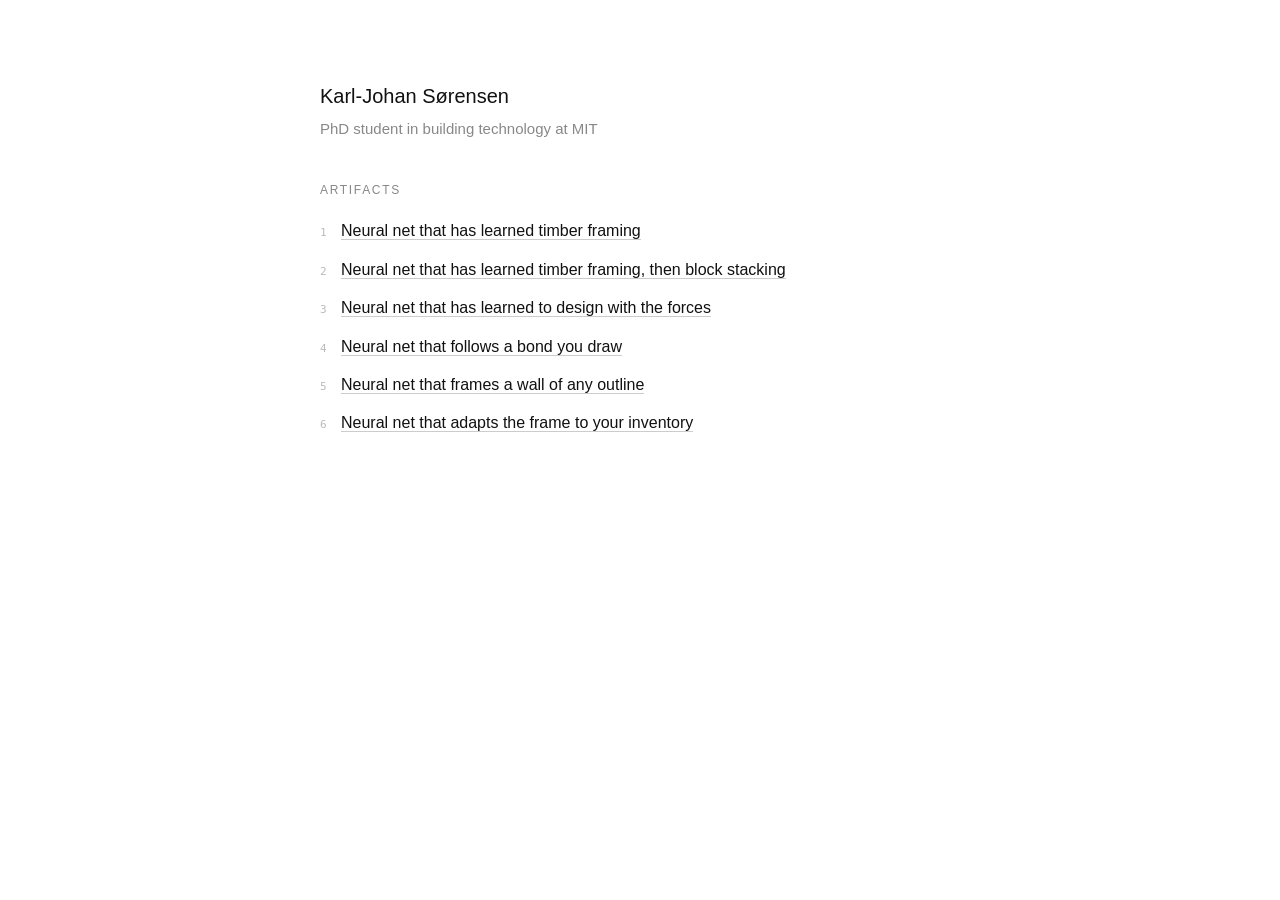
<file: index.html>
<!doctype html>
<html lang="en"><head><meta charset="utf-8"><meta name="viewport" content="width=device-width, initial-scale=1">
<title>Karl-Johan Sørensen</title>
<style>body{font:16px/1.6 -apple-system,"Helvetica Neue",Arial,sans-serif;max-width:40rem;margin:5rem auto;padding:0 1.25rem;color:#111;background:#fff}
h1{font-weight:500;font-size:1.25rem;margin:0 0 .3rem}p{font-size:.9375rem;color:#888;margin:0 0 2.5rem}h2{font-size:.75rem;letter-spacing:.14em;text-transform:uppercase;color:#888;font-weight:500;margin:0 0 .75rem}
ol{list-style:none;padding:0;margin:0;counter-reset:a}li{padding:.4rem 0;counter-increment:a}
li::before{content:counter(a);font:11px ui-monospace,Menlo,Consolas,monospace;color:#bbb;margin-right:.9rem}a{color:#111;text-decoration:none;border-bottom:1px solid #ccc}a:hover{border-color:#111}</style>
</head><body>
<h1>Karl-Johan Sørensen</h1>
<p>PhD student in building technology at MIT</p>
<h2>Artifacts</h2>
<ol>
<li><a href="automake/#n=n0&amp;t=frame&amp;L=5.18&amp;H=2.63&amp;o=d0.535_0.935_2.08~w2.695_1.29_1.0_0.85">Neural net that has learned timber framing</a></li>
<li><a href="automake/#n=o6&amp;t=block&amp;L=5.23&amp;H=2.69&amp;o=d0.965_0.9_2.1~w2.65_0.89_1.2_0.59">Neural net that has learned timber framing, then block stacking</a></li>
<li><a href="automake/#n=x11&amp;t=frame&amp;L=5.4&amp;H=2.7&amp;o=d0.6_0.9_2.05~w2.7_1.2_1.1_0.9&amp;l=0.3_0.6&amp;k=2.4">Neural net that has learned to design with the forces</a></li>
<li><a href="automake/#n=t0&amp;t=block&amp;L=5.23&amp;H=2.69&amp;o=d0.965_0.9_2.1~w2.65_0.89_1.2_0.59">Neural net that follows a bond you draw</a></li>
<li><a href="automake/#n=g2&amp;t=frame&amp;L=4.6&amp;H=2.45&amp;o=d0.6_0.9_2.05~w2.5_1.2_1.0_0.9&amp;r=26,2.1">Neural net that frames a wall of any outline</a></li>
<li><a href="automake/#n=i0&amp;t=frame&amp;L=5.4&amp;H=2.7&amp;o=d0.6_0.9_2.05~w2.7_1.2_1.1_0.9&amp;v=45x95_45x195">Neural net that adapts the frame to your inventory</a></li>
</ol>
</body></html>
</file>
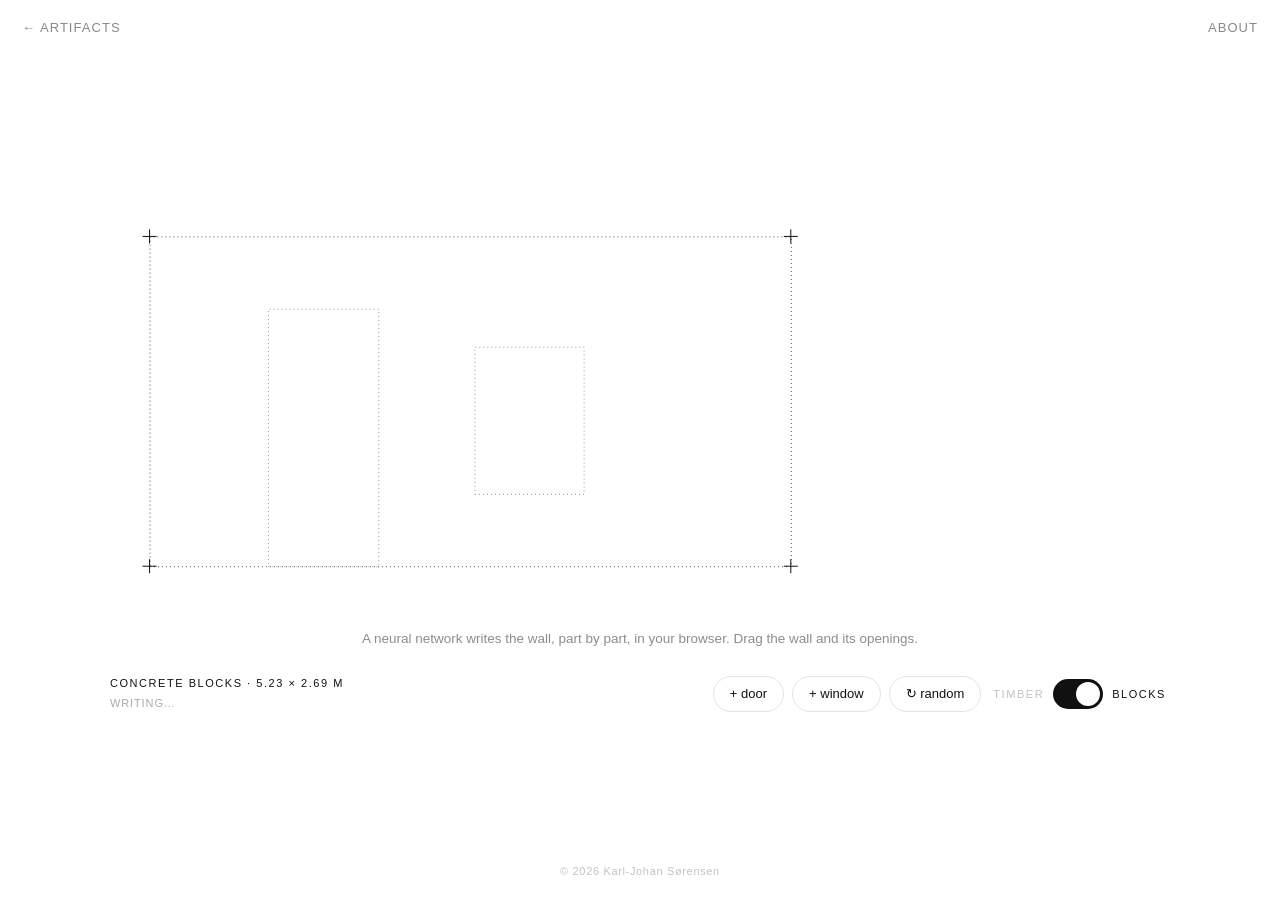
<file: automake/index.html>
<!doctype html>
<html lang="en">
<head>
<meta charset="utf-8">
<meta name="viewport" content="width=device-width, initial-scale=1, viewport-fit=cover">
<title>Automake · draw a wall, a network fills it in</title>
<meta name="description" content="Drag a wall and its openings; a neural network writes every part of it, live, in your browser.">
<link rel="icon" href="data:image/svg+xml,%3Csvg xmlns='http://www.w3.org/2000/svg' viewBox='0 0 16 16'%3E%3Crect x='1' y='3' width='6' height='3' fill='%23c9bda6'/%3E%3Crect x='8' y='3' width='7' height='3' fill='%23c9bda6'/%3E%3Crect x='1' y='7' width='3' height='3' fill='%23e8e6e1'/%3E%3Crect x='5' y='7' width='6' height='3' fill='%23c9bda6'/%3E%3Crect x='12' y='7' width='3' height='3' fill='%23e8e6e1'/%3E%3Crect x='1' y='11' width='14' height='3' fill='%23c9bda6'/%3E%3C/svg%3E">
<script src="coi-serviceworker.min.js"></script><!-- MIT, Guido Zuidhof: shared memory for the model threads on hosts without COOP/COEP headers -->
<style>
* { box-sizing: border-box }
body { margin: 0; min-height: 100vh; background: #fff; color: #111; display: flex; flex-direction: column; justify-content: center;
  padding: env(safe-area-inset-top, 0) 24px calc(10px + env(safe-area-inset-bottom, 0));
  font: 15px/1.5 -apple-system, BlinkMacSystemFont, "Helvetica Neue", "Segoe UI", Arial, sans-serif; -webkit-font-smoothing: antialiased }
main { width: 100%; max-width: 1060px; margin: auto; display: flex; flex-direction: column; gap: 26px; padding: 24px 0 }
canvas { display: block; width: 100%; aspect-ratio: 2.3; min-height: 200px; max-height: 64vh; touch-action: none; outline: none; -webkit-tap-highlight-color: transparent }
canvas[hidden] { display: none }
p { margin: 0; text-align: center; color: #8d8d88; font-size: 13.5px }
.bar { display: flex; flex-wrap: wrap; align-items: flex-end; justify-content: space-between; gap: 14px }
#caption, #status { font-size: 11px; letter-spacing: .14em; text-transform: uppercase }
#status { color: #aaa; letter-spacing: .08em; margin-top: 4px; min-height: 1.5em }
.pills { display: flex; flex-wrap: wrap; gap: 8px }
button, select { font: inherit; font-size: 13px; line-height: 1.2; color: #111; background: #fff; border: 1px solid #e2e2de;
  border-radius: 999px; padding: 9px 16px; cursor: pointer; appearance: none; -webkit-appearance: none }
select { padding-right: 32px; background-image: linear-gradient(45deg, transparent 50%, #111 50%), linear-gradient(135deg, #111 50%, transparent 50%);
  background-position: right 17px center, right 13px center; background-size: 4px 4px; background-repeat: no-repeat }
button:hover { border-color: #bbb }
/* the inventory: one small toggle per section of the timber catalogue, black where the design has that section */
#inv { justify-content: center; gap: 6px }
#inv button { padding: 7px 13px; font-size: 12px; color: #9a9a95 }
#inv button.on { background: #111; border-color: #111; color: #fff }
#inv[hidden] { display: none }
.sw { display: inline-flex; align-items: center; gap: 9px; padding: 0 4px; cursor: pointer;
  font-size: 11px; letter-spacing: .14em; text-transform: uppercase; color: #c3c3be; -webkit-user-select: none; user-select: none }
.sw.frame .t, .sw.block .b, .sw.off .t, .sw.on .b { color: #111 }
.sw[hidden] { display: none }
#script, #view { appearance: none; -webkit-appearance: none; position: relative; margin: 0; width: 50px; height: 30px; flex: none;
  border-radius: 999px; background: #e2e2de; cursor: pointer; transition: background .15s ease }
#script::after, #view::after { content: ""; position: absolute; top: 3px; left: 3px; width: 24px; height: 24px; border-radius: 50%;
  background: #fff; box-shadow: 0 1px 3px rgba(0,0,0,.28); transition: transform .15s ease }
#script:checked, #view:checked { background: #111 }
#script:checked::after, #view:checked::after { transform: translateX(20px) }
button:focus-visible, select:focus-visible, #script:focus-visible, #view:focus-visible { outline: 2px solid #111; outline-offset: 2px }
footer { text-align: center; color: #c3c3be; font-size: 11px; letter-spacing: .06em; padding: 10px 0 }
@media (max-width: 620px) {
  body { padding-left: 12px; padding-right: 12px }
  main { gap: 16px; padding: 10px 0 }
  .bar { flex-direction: column; align-items: center; gap: 12px }
  .pills { justify-content: center }
}
#load{height:3px;width:220px;max-width:60vw;background:#e8e8e8;margin-top:8px;border-radius:2px;overflow:hidden}#load i{display:block;height:100%;width:0;background:#3b8cff;box-shadow:0 0 6px #6fb2ff;transition:width .15s}#load[hidden]{display:none}
.back{position:fixed;top:18px;left:22px;font-size:13px;letter-spacing:.08em;text-transform:uppercase;color:#888;text-decoration:none}.back:hover{color:#111}
.back.right{left:auto;right:22px}#about{max-width:64ch;margin:0 auto;line-height:1.65;text-align:left}#about[hidden]{display:none}
</style>
</head>
<body>
<main>
  <a class="back" href="../">← artifacts</a>
  <a class="back right" id="aboutLink" href="#" hidden>about</a>
  <canvas id="canvas" tabindex="0" aria-label="The wall: drag the crosses at its corners, and its openings"></canvas>
  <canvas id="gl" aria-label="The wall in three dimensions: drag to turn it" hidden></canvas>
  <p>A neural network writes the wall, part by part, in your browser. <span id="hint">Drag the wall and its openings.</span></p>
  <div class="bar">
    <div><div id="caption"></div><div id="status" role="status"></div><div id="load" hidden><i></i></div></div>
    <div class="pills">
      <button id="addDoor" type="button">+ door</button>
      <button id="addWindow" type="button">+ window</button>
      <button id="random" type="button">↻ random</button>
      <button id="rake" type="button">+ rake</button>
      <label class="sw off" id="vsw"><span class="t">2D</span><input type="checkbox" id="view" aria-label="See the wall in three dimensions"><span class="b">3D</span></label>
      <label class="sw" id="sw"><span class="t">timber</span><input type="checkbox" id="script" aria-label="Build concrete blocks instead of a timber frame"><span class="b">blocks</span></label>
    </div>
  </div>
  <div class="pills" id="inv" hidden></div>
  <p id="about" hidden></p>
</main>
<footer>© 2026 Karl-Johan Sørensen</footer>
<script type="module" src="js/app.js"></script>
</body>
</html>
</file>
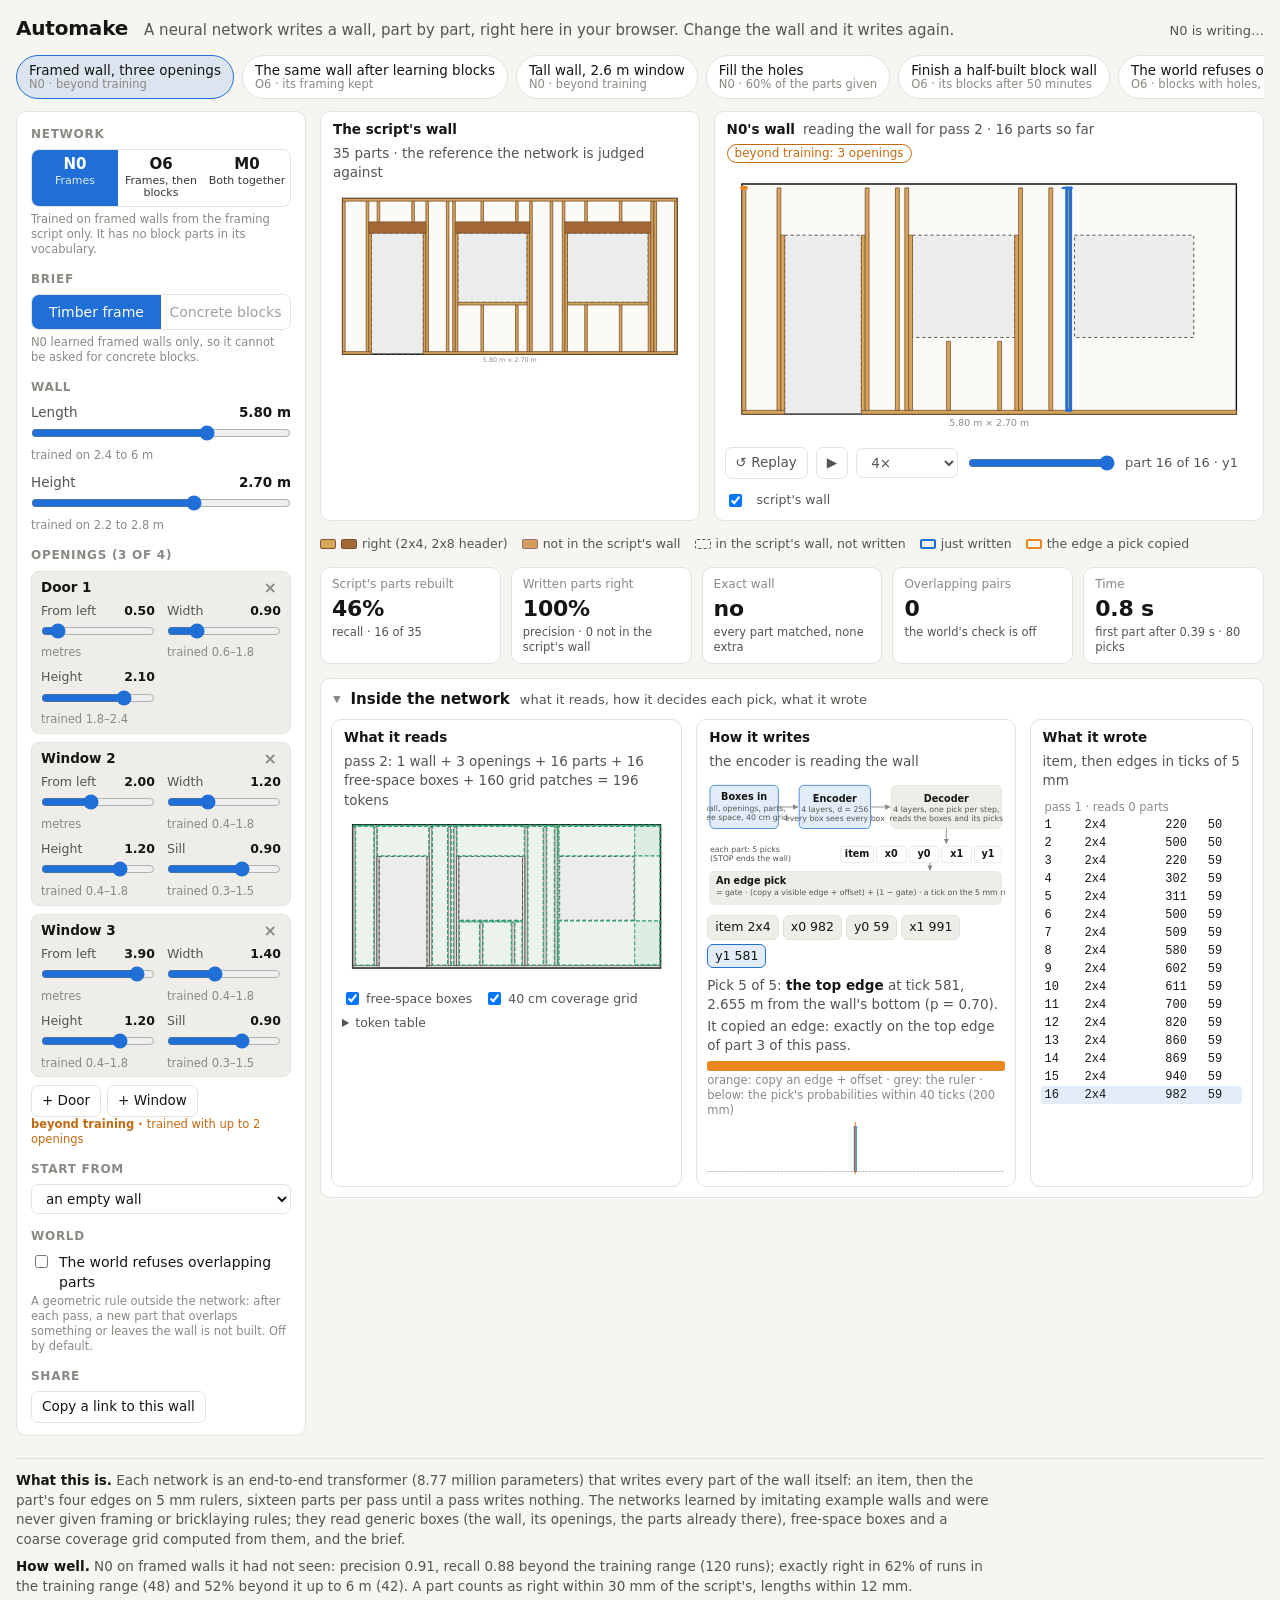
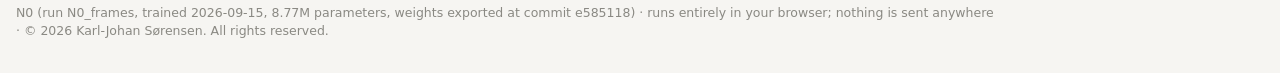
<file: automake_old/index.html>
<!doctype html>
<html lang="en">
<head>
<meta charset="utf-8">
<meta name="viewport" content="width=device-width, initial-scale=1, viewport-fit=cover">
<title>Automake · networks that write walls (the old page)</title>
<meta name="description" content="Neural networks that write a wall part by part, running in your browser.">
<link rel="icon" href="data:image/svg+xml,%3Csvg xmlns='http://www.w3.org/2000/svg' viewBox='0 0 16 16'%3E%3Crect x='1' y='3' width='6' height='3' fill='%238d8a82'/%3E%3Crect x='8' y='3' width='7' height='3' fill='%238d8a82'/%3E%3Crect x='1' y='7' width='3' height='3' fill='%23c9c5bb'/%3E%3Crect x='5' y='7' width='6' height='3' fill='%238d8a82'/%3E%3Crect x='12' y='7' width='3' height='3' fill='%23c9c5bb'/%3E%3Crect x='1' y='11' width='6' height='3' fill='%238d8a82'/%3E%3Crect x='8' y='11' width='7' height='3' fill='%231f6fd6'/%3E%3C/svg%3E">
<script src="coi-serviceworker.min.js"></script><!-- MIT, Guido Zuidhof: shared memory for the model threads on hosts without COOP/COEP headers -->
<link rel="stylesheet" href="css/style.css">
<link rel="modulepreload" href="js/app.js">
<link rel="modulepreload" href="js/wall.js">
<link rel="modulepreload" href="js/draw.js">
</head>
<body>
<header class="top">
  <div class="brand"><b>Automake</b></div>
  <p class="tag">A neural network writes a wall, part by part, right here in your browser. Change the wall and it writes again.</p>
  <div id="status" class="status" role="status">Loading the network…</div>
</header>

<nav class="presets" id="presets" aria-label="Examples"></nav>

<main class="tool">
  <aside class="controls panel" id="controls" aria-label="Design the wall">
    <h3>Network</h3>
    <div class="seg models" id="modelSeg"></div>
    <div class="hint blurb" id="modelBlurb"></div>
    <h3>Brief</h3>
    <div class="seg" id="scriptSeg">
      <button data-script="frame">Timber frame</button>
      <button data-script="block">Concrete blocks</button>
    </div>
    <div class="hint" id="scriptHint"></div>
    <h3>Wall</h3>
    <div class="row"><label for="L">Length <b id="Lv"></b></label><input type="range" id="L" min="1.2" max="7.9" step="0.05"><div class="hint" id="Lh"></div></div>
    <div class="row"><label for="H">Height <b id="Hv"></b></label><input type="range" id="H" min="2.0" max="3.1" step="0.05"><div class="hint" id="Hh"></div></div>
    <h3>Openings <span id="opCount"></span></h3>
    <div class="ops" id="ops"></div>
    <div class="addops"><button class="btn" id="addDoor">+ Door</button><button class="btn" id="addWindow">+ Window</button></div>
    <div class="hint" id="opsHint">Drag openings and the wall's edges on the drawings, too.</div>
    <h3>Start from</h3>
    <select class="btn" id="start">
      <option value="empty">an empty wall</option>
      <option value="prefix">a half-built wall (bottom first)</option>
      <option value="subset">a wall with holes</option>
    </select>
    <div class="row" id="shareRow"><label for="share">Script's parts already there <b id="sharev"></b></label><input type="range" id="share" min="0.1" max="0.9" step="0.05"></div>
    <h3>World</h3>
    <label class="switch"><input type="checkbox" id="reject"><span>The world refuses overlapping parts</span></label>
    <div class="hint">A geometric rule outside the network: after each pass, a new part that overlaps something or leaves the wall is not built. Off by default.</div>
    <h3>Share</h3>
    <button class="btn" id="copyLink">Copy a link to this wall</button>
  </aside>

  <section class="stage">
    <div class="walls" id="walls">
      <figure class="panel" id="scriptPanel">
        <figcaption><b>The script's wall</b><span id="scriptCap">the reference the network is judged against</span></figcaption>
        <svg class="wall" id="svgScript" role="img" aria-label="The script's wall"></svg>
      </figure>
      <figure class="panel" id="modelPanel">
        <figcaption><b id="modelTitle">The network's wall</b><span id="modelCap"></span><span class="badge" id="beyond" hidden></span></figcaption>
        <svg class="wall" id="svgModel" role="img" aria-label="The wall the network writes"></svg>
        <div class="player">
          <button class="btn" id="replay" title="Watch the build again">↺ Replay</button>
          <button class="btn" id="pause" title="Pause or resume">❚❚</button>
          <select class="btn" id="speed" title="Replay speed" aria-label="Replay speed">
            <option value="2">2 picks/s</option><option value="10">1×</option><option value="40" selected>4×</option><option value="200">20×</option>
          </select>
          <input type="range" id="scrub" min="0" max="0" value="0" aria-label="Position in the build">
          <span class="pos" id="pos"></span>
          <label class="toggles"><input type="checkbox" id="showScript" checked> script's wall</label>
        </div>
      </figure>
    </div>
    <div class="legend" id="legend"></div>
    <div class="tiles" id="tiles"></div>

    <details class="net panel" id="net">
      <summary>Inside the network <span>what it reads, how it decides each pick, what it wrote</span></summary>
      <div class="netgrid">
        <figure class="panel">
          <figcaption><b>What it reads</b><span id="tokCap"></span></figcaption>
          <svg class="wall" id="svgTokens" role="img" aria-label="The input tokens"></svg>
          <div class="toggles">
            <label><input type="checkbox" id="showFree" checked> free-space boxes</label>
            <label><input type="checkbox" id="showCanvas" checked> 40 cm coverage grid</label>
          </div>
          <details class="small" id="tokDetails"><summary>token table</summary><div class="tokwrap" id="tokTable"></div></details>
        </figure>
        <figure class="panel">
          <figcaption><b>How it writes</b><span id="netCap"></span></figcaption>
          <div id="netDiagram"></div>
          <div class="card" id="pickCard"></div>
        </figure>
        <figure class="panel seqpanel">
          <figcaption><b>What it wrote</b><span>item, then edges in ticks of 5 mm</span></figcaption>
          <ol class="seq" id="seq"></ol>
        </figure>
      </div>
    </details>
  </section>
</main>

<footer class="note">
  <p><b>What this is.</b> Each network is an end-to-end transformer (8.77 million parameters) that writes every part of the wall
  itself: an item, then the part's four edges on 5 mm rulers, sixteen parts per pass until a pass writes nothing. The networks
  learned by imitating example walls and were never given framing or bricklaying rules; they read generic boxes (the wall, its
  openings, the parts already there), free-space boxes and a coarse coverage grid computed from them, and the brief.</p>
  <p id="numbers"></p>
  <p class="meta" id="meta">Runs entirely in your browser; nothing is sent anywhere. © 2026 Karl-Johan Sørensen. All rights reserved.</p>
</footer>
<script type="module" src="js/app.js"></script>
</body>
</html>
</file>
<file: automake_old/css/style.css>
:root {
  color-scheme: light dark;
  --bg: #f6f5f2; --card: #ffffff; --ink: #151513; --ink2: #55544f; --ink3: #8a8983; --line: #e4e2dc; --soft: #efede8;
  --accent: #1f6fd6; --accent-soft: rgba(31, 111, 214, 0.12); --warn: #c26a12; --good: #1d7a45; --bad: #b3372b;
  --free: #2f9e6b; --grid: 47, 111, 214; --wallbg: #fbfaf7; --opening: rgba(90, 110, 140, 0.10); --src: #e8871e;
  --radius: 10px; --gap: 14px;
  font: 15px/1.45 system-ui, -apple-system, "Segoe UI", Roboto, sans-serif;
}
@media (prefers-color-scheme: dark) {
  :root {
    --bg: #121315; --card: #1b1c1f; --ink: #ecebe7; --ink2: #b3b1aa; --ink3: #85837d; --line: #2c2d31; --soft: #232428;
    --accent: #5b9dff; --accent-soft: rgba(91, 157, 255, 0.16); --warn: #f0a04b; --good: #53c285; --bad: #ff7b6b;
    --free: #4fd18f; --grid: 91, 157, 255; --wallbg: #202125; --opening: rgba(160, 180, 210, 0.10); --src: #ffab4a;
  }
}
* { box-sizing: border-box; }
html, body { margin: 0; background: var(--bg); color: var(--ink); }
body { padding: 0 max(16px, env(safe-area-inset-left)) 24px max(16px, env(safe-area-inset-right)); }
a { color: var(--accent); }
button, select, input { font: inherit; color: inherit; }
button { cursor: pointer; }

/* header */
.top { display: flex; align-items: baseline; gap: 6px 16px; flex-wrap: wrap; padding: 14px 0 8px; max-width: 1480px; margin: 0 auto; }
.brand { font-size: 20px; letter-spacing: -0.01em; }
.brand b { font-weight: 700; }
.brand span { color: var(--ink2); font-weight: 500; margin-left: 4px; }
.tag { margin: 0; color: var(--ink2); flex: 1 1 320px; }
.status { font-size: 13px; color: var(--ink2); font-variant-numeric: tabular-nums; }
.status .bar { display: inline-block; width: 90px; height: 5px; border-radius: 3px; background: var(--soft); vertical-align: middle; margin-left: 6px; overflow: hidden; }
.status .bar i { display: block; height: 100%; background: var(--accent); width: 0; }

/* presets */
.presets { display: flex; gap: 8px; overflow-x: auto; padding: 4px 0 12px; max-width: 1480px; margin: 0 auto; scrollbar-width: thin; }
.chip { flex: 0 0 auto; border: 1px solid var(--line); background: var(--card); border-radius: 999px; padding: 6px 12px; font-size: 13.5px; text-align: left; line-height: 1.2; }
.chip small { display: block; color: var(--ink3); font-size: 11.5px; }
.chip:hover { border-color: var(--accent); }
.chip.on { border-color: var(--accent); background: var(--accent-soft); }
.chip.surprise { font-weight: 600; }

/* layout */
.tool { display: grid; grid-template-columns: 290px minmax(0, 1fr); gap: var(--gap); max-width: 1480px; margin: 0 auto; align-items: start; }
@media (max-width: 900px) { .tool { grid-template-columns: 1fr; } .controls { order: 2; } }
.panel { background: var(--card); border: 1px solid var(--line); border-radius: var(--radius); margin: 0; padding: 8px 10px 10px; min-width: 0; }
.panel figcaption { font-size: 13.5px; color: var(--ink2); margin: 0 2px 4px; display: flex; gap: 4px 8px; flex-wrap: wrap; align-items: baseline; }
.panel figcaption b { color: var(--ink); font-weight: 600; }
.panel figcaption .badge { font-size: 12px; color: var(--warn); border: 1px solid currentColor; border-radius: 999px; padding: 0 7px; }

/* controls */
.controls { padding: 12px 14px; }
.controls h3 { font-size: 12px; text-transform: uppercase; letter-spacing: 0.06em; color: var(--ink3); margin: 14px 0 6px; font-weight: 600; }
.controls h3:first-child { margin-top: 2px; }
.seg { display: grid; grid-template-columns: 1fr 1fr; border: 1px solid var(--line); border-radius: 8px; overflow: hidden; }
.seg button { border: 0; background: transparent; padding: 7px 6px; font-size: 14px; }
.seg button.on { background: var(--accent); color: #fff; }
.seg button:disabled { opacity: 0.4; cursor: not-allowed; }
.seg.models button { display: flex; flex-direction: column; align-items: center; gap: 1px; line-height: 1.15; padding: 6px 3px; }
.seg.models button b { font-size: 15px; font-weight: 700; }
.seg.models button small { font-size: 11px; opacity: 0.85; }
.seg + .hint, .blurb { margin-top: 5px; }
.opgrid { display: grid; grid-template-columns: 1fr 1fr; gap: 0 12px; }
.opgrid .row label { font-size: 12.5px; }
.row { margin: 6px 0 10px; }
.row label { display: flex; justify-content: space-between; gap: 8px; font-size: 13.5px; color: var(--ink2); }
.row label b { color: var(--ink); font-weight: 600; font-variant-numeric: tabular-nums; }
.row input[type=range] { width: 100%; margin: 3px 0 0; accent-color: var(--accent); }
.hint { font-size: 11.5px; color: var(--ink3); line-height: 1.3; }
.hint.beyond { color: var(--warn); }
.hint.beyond::before { content: "beyond training · "; font-weight: 600; }
.ops .op { border: 1px solid var(--line); border-radius: 8px; padding: 6px 9px 0; margin: 0 0 8px; background: var(--soft); }
.ops .ophd { display: flex; align-items: center; gap: 6px; font-size: 13.5px; font-weight: 600; margin-bottom: 2px; }
.ops .ophd span { flex: 1; }
.ops .ophd button { border: 0; background: transparent; color: var(--ink3); font-size: 16px; line-height: 1; padding: 2px 4px; }
.ops .row { margin: 2px 0 6px; }
.addops { display: flex; gap: 6px; }
.btn { border: 1px solid var(--line); background: var(--card); border-radius: 7px; padding: 5px 10px; font-size: 13.5px; }
.btn:hover { border-color: var(--accent); }
.btn:disabled { opacity: 0.45; cursor: default; }
.btn.primary { background: var(--accent); color: #fff; border-color: var(--accent); }
select.btn { width: 100%; }
.switch { display: flex; gap: 8px; align-items: flex-start; font-size: 14px; margin: 6px 0 2px; }
.switch input { margin-top: 3px; accent-color: var(--accent); }

/* walls */
.stage { min-width: 0; display: grid; gap: var(--gap); }
.walls { display: grid; grid-template-columns: minmax(0, 1fr) minmax(0, 1.45fr); gap: var(--gap); }
.walls.solo { grid-template-columns: minmax(0, 1fr); }
.walls.solo #scriptPanel { display: none; }
@media (max-width: 1100px) { .walls { grid-template-columns: 1fr; } }
svg.wall { width: 100%; height: auto; display: block; touch-action: none; user-select: none; -webkit-user-select: none; }
svg .wallbg { fill: var(--wallbg); stroke: var(--ink); stroke-width: 1.4; vector-effect: non-scaling-stroke; }
svg .opening { fill: var(--opening); stroke: var(--ink2); stroke-width: 1; stroke-dasharray: 3 3; vector-effect: non-scaling-stroke; }
svg .part { stroke-width: 0.8; vector-effect: non-scaling-stroke; }
svg .part.given { stroke: #111 !important; stroke-width: 1.4; }
svg .part.just { stroke: var(--accent) !important; stroke-width: 3; }
svg .part.missing { fill: none !important; stroke: var(--ink2) !important; stroke-dasharray: 4 3; stroke-width: 1.2; }
svg .part.refused { fill: none !important; stroke: var(--bad) !important; stroke-dasharray: 2 2; stroke-width: 1.2; opacity: 0.8; }
svg .srcline { stroke: var(--src); stroke-width: 4; vector-effect: non-scaling-stroke; stroke-linecap: round; }
svg .picktick { stroke: var(--accent); stroke-width: 2; stroke-dasharray: 4 3; vector-effect: non-scaling-stroke; }
svg .h { fill: transparent; }
svg .h.move { cursor: grab; }
svg .h.ew { cursor: ew-resize; }
svg .h.ns { cursor: ns-resize; }
svg .grip { fill: var(--accent); opacity: 0; transition: opacity 0.15s; pointer-events: none; }
svg:hover .grip { opacity: 0.55; }
svg .dim { fill: var(--ink3); font-size: 0.11px; }
svg .note { fill: var(--ink2); font-size: 0.14px; }
.player { display: flex; align-items: center; gap: 8px; flex-wrap: wrap; margin-top: 6px; font-size: 13px; color: var(--ink2); }
.player input[type=range] { flex: 1 1 140px; min-width: 110px; accent-color: var(--accent); }
.player select { width: auto; }
.player .pos { font-variant-numeric: tabular-nums; min-width: 128px; }
.legend { display: flex; gap: 4px 14px; flex-wrap: wrap; font-size: 12.5px; color: var(--ink2); }
.legend i { display: inline-block; width: 16px; height: 10px; border-radius: 2px; margin-right: 5px; vertical-align: -1px; border: 1px solid; }

/* tiles */
.tiles { display: grid; grid-template-columns: repeat(5, minmax(0, 1fr)); gap: 10px; }
@media (max-width: 760px) { .tiles { grid-template-columns: repeat(2, minmax(0, 1fr)); } }
.tile { background: var(--card); border: 1px solid var(--line); border-radius: var(--radius); padding: 8px 11px; min-width: 0; }
.tile .k { font-size: 12px; color: var(--ink3); }
.tile .v { font-size: 22px; font-weight: 650; font-variant-numeric: tabular-nums; letter-spacing: -0.01em; }
.tile .s { font-size: 11.5px; color: var(--ink2); line-height: 1.3; }
.tile.good .v { color: var(--good); }
.tile.bad .v { color: var(--bad); }

/* inside the network */
.net > summary { cursor: pointer; font-weight: 600; font-size: 15px; padding: 2px 2px 8px; list-style: none; display: flex; align-items: baseline; gap: 10px; }
.net > summary::-webkit-details-marker { display: none; }
.net > summary::before { content: "▸"; color: var(--ink3); transition: transform 0.15s; display: inline-block; }
.net[open] > summary::before { transform: rotate(90deg); }
.net > summary span { font-weight: 400; color: var(--ink2); font-size: 13px; }
.netgrid { display: grid; grid-template-columns: minmax(0, 1.1fr) minmax(0, 1fr) minmax(0, 0.7fr); gap: var(--gap); }
@media (max-width: 1250px) { .netgrid { grid-template-columns: minmax(0, 1fr) minmax(0, 1fr); } .netgrid .seqpanel { grid-column: 1 / -1; } }
@media (max-width: 760px) { .netgrid { grid-template-columns: 1fr; } }
.toggles { display: flex; gap: 12px; font-size: 12.5px; color: var(--ink2); flex-wrap: wrap; margin-top: 4px; }
.toggles label { display: flex; gap: 4px; align-items: center; }
svg.netsvg { width: 100%; height: auto; display: block; }
svg.netsvg .blk { fill: var(--soft); stroke: var(--line); }
svg.netsvg .blk.on { fill: var(--accent-soft); stroke: var(--accent); }
svg.netsvg text { fill: var(--ink); font-size: 13px; font-weight: 600; }
svg.netsvg .sub { fill: var(--ink2); font-size: 10.5px; font-weight: 400; }
svg.netsvg .arrow { stroke: var(--ink3); stroke-width: 1.2; fill: none; marker-end: url(#arr); }
svg.netsvg .head { fill: var(--card); stroke: var(--line); }
svg.netsvg .head.on { fill: var(--accent); stroke: var(--accent); }
svg.netsvg .head.on + text { fill: #fff; }
.card { font-size: 13.5px; margin-top: 8px; }
.card .chips { display: flex; gap: 4px; flex-wrap: wrap; margin-bottom: 8px; }
.card .chips button { border: 1px solid var(--line); background: var(--soft); border-radius: 6px; padding: 2px 7px; font-size: 12.5px; font-variant-numeric: tabular-nums; }
.card .chips button.on { border-color: var(--accent); background: var(--accent-soft); }
.card .line { margin: 2px 0; color: var(--ink2); }
.card .line b { color: var(--ink); }
.bars { display: grid; grid-template-columns: auto 1fr auto; gap: 2px 8px; align-items: center; font-size: 12.5px; }
.bars .b { height: 9px; background: var(--soft); border-radius: 3px; overflow: hidden; }
.bars .b i { display: block; height: 100%; background: var(--ink3); }
.bars .b i.on { background: var(--accent); }
.mix { display: flex; height: 10px; border-radius: 3px; overflow: hidden; margin: 5px 0 2px; background: var(--soft); }
.mix .c { background: var(--src); }
.mix .r { background: var(--ink3); }
svg.dist { width: 100%; height: 54px; display: block; margin-top: 4px; }
svg.dist rect { fill: var(--ink3); }
svg.dist rect.on { fill: var(--accent); }
svg.dist line { stroke: var(--src); stroke-width: 1.5; }
.seq { list-style: none; margin: 0; padding: 0; font: 12px/1.5 ui-monospace, SFMono-Regular, Consolas, monospace; max-height: 330px; overflow: auto; }
.seq li { display: grid; grid-template-columns: 3em 6.4em repeat(4, 3.2em); gap: 0 4px; padding: 0 4px; border-radius: 4px; cursor: pointer; white-space: nowrap; }
.seq li:hover { background: var(--soft); }
.seq li.on { background: var(--accent-soft); }
.seq li.pass { display: block; color: var(--ink3); cursor: default; font-family: system-ui, sans-serif; font-size: 11.5px; margin-top: 4px; }
.seq li.refused { color: var(--bad); text-decoration: line-through; }
.seq li.future { opacity: 0.35; }
table.tok { border-collapse: collapse; font: 11.5px/1.4 ui-monospace, Consolas, monospace; width: 100%; }
table.tok th, table.tok td { text-align: right; padding: 0 4px; border-bottom: 1px solid var(--line); }
table.tok th:first-child, table.tok td:first-child { text-align: left; }
.tokwrap { max-height: 220px; overflow: auto; margin-top: 4px; }
details.small > summary { font-size: 12.5px; color: var(--ink2); cursor: pointer; margin-top: 6px; }

/* note */
.note { max-width: 1480px; margin: 22px auto 0; border-top: 1px solid var(--line); padding-top: 12px; font-size: 13.5px; color: var(--ink2); }
.note p { margin: 0 0 8px; max-width: 980px; }
.note b { color: var(--ink); }
.note .meta { font-size: 12.5px; color: var(--ink3); }
.sr { position: absolute; width: 1px; height: 1px; overflow: hidden; clip: rect(0 0 0 0); }
</file>
